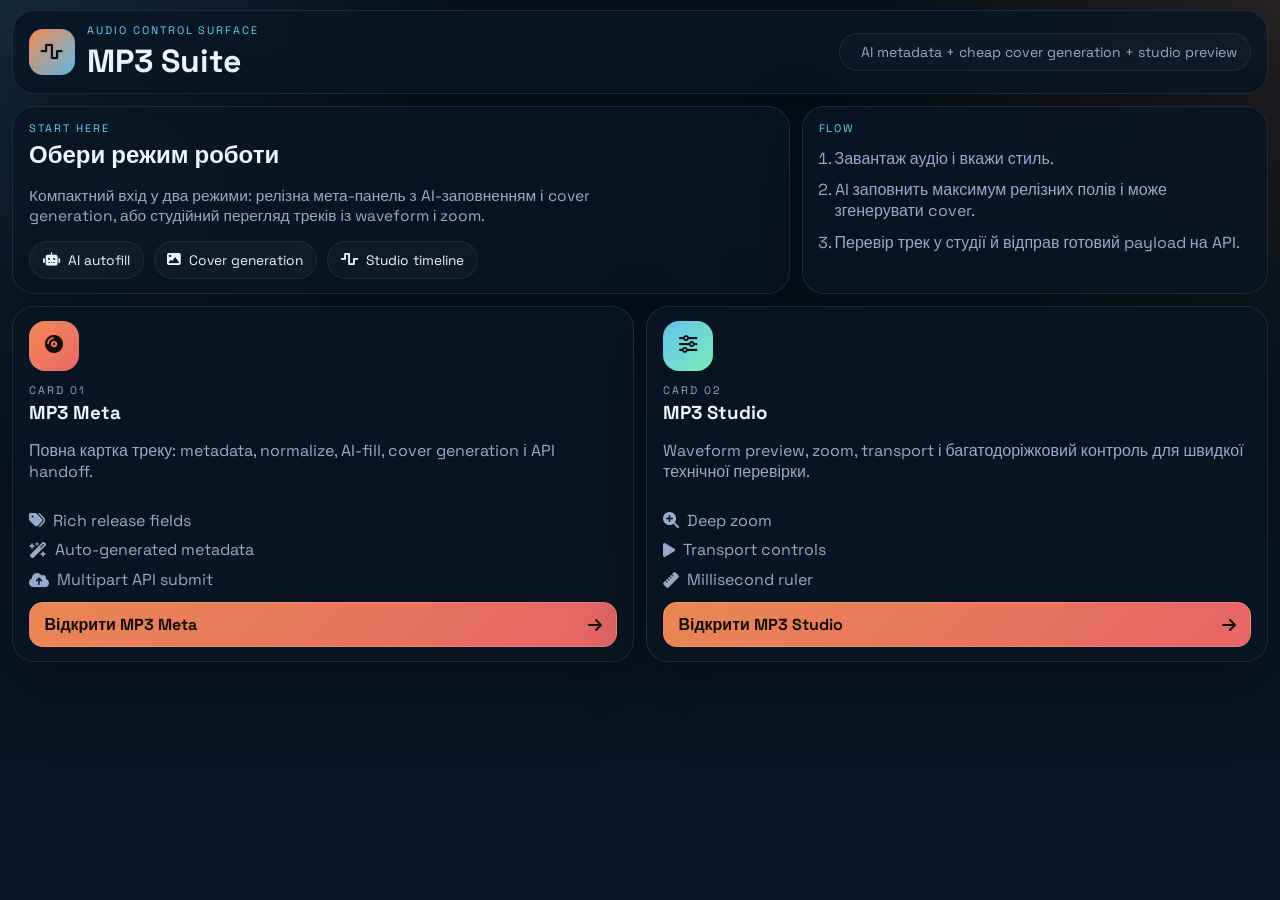
<file: index.html>
<!DOCTYPE html>
<html lang="uk">
<head>
  <meta charset="UTF-8">
  <meta name="viewport" content="width=device-width, initial-scale=1.0">
  <title>MP3 Suite</title>
  <link rel="preconnect" href="https://fonts.googleapis.com">
  <link rel="preconnect" href="https://fonts.gstatic.com" crossorigin>
  <link href="https://fonts.googleapis.com/css2?family=Space+Grotesk:wght@400;500;700&family=IBM+Plex+Mono:wght@400;500&display=swap" rel="stylesheet">
  <link rel="stylesheet" href="https://cdnjs.cloudflare.com/ajax/libs/font-awesome/6.7.2/css/all.min.css">
  <link rel="stylesheet" href="./styles.css">
</head>
<body>
  <div class="app-shell">
    <header class="topbar">
      <div class="brand-lockup">
        <div class="brand-mark"><i class="fa-solid fa-wave-square"></i></div>
        <div>
          <p class="eyebrow">Audio Control Surface</p>
          <h1>MP3 Suite</h1>
        </div>
      </div>
      <div class="topbar-note compact-pill">
        <i class="fa-solid fa-sparkles"></i>
        <span>AI metadata + cheap cover generation + studio preview</span>
      </div>
    </header>

    <main class="main-shell">
      <section id="home-view" class="view is-active">
        <div class="hero-grid compact-hero-grid">
          <section class="hero-card panel compact-panel">
            <p class="eyebrow">Start Here</p>
            <h2>Обери режим роботи</h2>
            <p class="hero-copy">Компактний вхід у два режими: релізна мета-панель з AI-заповненням і cover generation, або студійний перегляд треків із waveform і zoom.</p>
            <div class="hero-points compact-points">
              <span><i class="fa-solid fa-robot"></i> AI autofill</span>
              <span><i class="fa-solid fa-image"></i> Cover generation</span>
              <span><i class="fa-solid fa-wave-square"></i> Studio timeline</span>
            </div>
          </section>

          <section class="hero-side panel compact-panel">
            <p class="eyebrow">Flow</p>
            <ol class="flow-list compact-flow">
              <li>Завантаж аудіо і вкажи стиль.</li>
              <li>AI заповнить максимум релізних полів і може згенерувати cover.</li>
              <li>Перевір трек у студії й відправ готовий payload на API.</li>
            </ol>
          </section>
        </div>

        <section class="card-grid compact-card-grid">
          <article class="workspace-card panel compact-panel" data-open-mode="meta">
            <div class="card-icon warm"><i class="fa-solid fa-compact-disc"></i></div>
            <div class="card-copy">
              <p class="eyebrow">Card 01</p>
              <h3>MP3 Meta</h3>
              <p>Повна картка треку: metadata, normalize, AI-fill, cover generation і API handoff.</p>
            </div>
            <ul class="card-list compact-list">
              <li><i class="fa-solid fa-tags"></i> Rich release fields</li>
              <li><i class="fa-solid fa-wand-magic-sparkles"></i> Auto-generated metadata</li>
              <li><i class="fa-solid fa-cloud-arrow-up"></i> Multipart API submit</li>
            </ul>
            <button class="card-cta" type="button">
              <span>Відкрити MP3 Meta</span>
              <i class="fa-solid fa-arrow-right"></i>
            </button>
          </article>

          <article class="workspace-card panel compact-panel" data-open-mode="studio">
            <div class="card-icon cool"><i class="fa-solid fa-sliders"></i></div>
            <div class="card-copy">
              <p class="eyebrow">Card 02</p>
              <h3>MP3 Studio</h3>
              <p>Waveform preview, zoom, transport і багатодоріжковий контроль для швидкої технічної перевірки.</p>
            </div>
            <ul class="card-list compact-list">
              <li><i class="fa-solid fa-magnifying-glass-plus"></i> Deep zoom</li>
              <li><i class="fa-solid fa-play"></i> Transport controls</li>
              <li><i class="fa-solid fa-ruler"></i> Millisecond ruler</li>
            </ul>
            <button class="card-cta" type="button">
              <span>Відкрити MP3 Studio</span>
              <i class="fa-solid fa-arrow-right"></i>
            </button>
          </article>
        </section>
      </section>

      <section id="meta-view" class="view workspace-view">
        <div class="workspace-head panel shallow compact-panel">
          <button class="back-button" type="button" data-back-home>
            <i class="fa-solid fa-arrow-left"></i>
            <span>Назад</span>
          </button>
          <div>
            <p class="eyebrow">Workspace</p>
            <h2>MP3 Meta</h2>
          </div>
          <p class="workspace-summary">Компактна панель для релізної картки треку, AI-заповнення і генерації cover через локальний проксі.</p>
        </div>

        <div class="meta-grid dense-meta-grid">
          <section class="panel meta-panel compact-panel side-panel">
            <div class="panel-heading compact-heading">
              <h3><i class="fa-solid fa-file-audio"></i> Media</h3>
              <p>Завантаж аудіо і cover або згенеруй cover автоматично.</p>
            </div>

            <div class="upload-grid compact-upload-grid">
              <label class="upload-card compact-upload-card">
                <input id="meta-audio-input" type="file" accept="audio/*" hidden>
                <span class="upload-icon"><i class="fa-solid fa-music"></i></span>
                <strong>Audio file</strong>
                <small id="meta-audio-name">Ще не вибрано</small>
              </label>
              <label class="upload-card compact-upload-card">
                <input id="meta-cover-input" type="file" accept="image/*" hidden>
                <span class="upload-icon"><i class="fa-solid fa-image"></i></span>
                <strong>Cover image</strong>
                <small id="meta-cover-name">Ще не вибрано</small>
              </label>
            </div>

            <div class="field compact-field full-width-field">
              <span>Style preset</span>
              <select id="meta-style-preset">
                <option value="dubstep-tribal">Dubstep tribal</option>
                <option value="drumnbass-tribal">Drumnbass tribal</option>
                <option value="custom">Custom</option>
              </select>
            </div>

            <div class="field compact-field full-width-field">
              <span>Стиль / creative brief</span>
              <textarea id="meta-style-brief" rows="3" placeholder="Наприклад: cinematic synthwave, нічне місто, ретро-футуризм, жіночий вокал, теплий неон.">Dubstep tribal, massive bass ritual, neon cyber drums, ancient tribal percussion, electric drops, futuristic underground rave energy, bright cyan and orange pulse.</textarea>
            </div>

            <div class="action-row compact-actions">
              <button id="meta-ai-fill" class="accent-button" type="button">
                <i class="fa-solid fa-robot"></i>
                <span>Автогенерація інфи</span>
              </button>
              <button id="meta-ai-image" type="button">
                <i class="fa-solid fa-image"></i>
                <span>Генерація картинки</span>
              </button>
            </div>

            <div class="cover-preview-wrap compact-cover-wrap">
              <img id="meta-cover-preview" class="cover-preview is-hidden" alt="Cover preview">
              <div id="meta-cover-empty" class="cover-empty">
                <i class="fa-regular fa-image"></i>
                <span>Preview cover тут</span>
              </div>
            </div>

            <dl class="meta-stats compact-meta-stats" id="meta-audio-stats">
              <div>
                <dt>Duration</dt>
                <dd>00:00.000</dd>
              </div>
              <div>
                <dt>Sample rate</dt>
                <dd>-</dd>
              </div>
              <div>
                <dt>Peak</dt>
                <dd>-</dd>
              </div>
              <div>
                <dt>Suggested gain</dt>
                <dd>-</dd>
              </div>
            </dl>
          </section>

          <section class="panel meta-panel compact-panel">
            <div class="panel-heading compact-heading">
              <h3><i class="fa-solid fa-pen-ruler"></i> Release fields</h3>
              <p>Максимально насичена форма для треку, релізу і дистрибуції.</p>
            </div>

            <div class="form-grid dense-form-grid">
              <label class="field">
                <span>Title</span>
                <input id="meta-title" type="text" placeholder="Track title">
              </label>
              <label class="field">
                <span>Version</span>
                <input id="meta-version" type="text" placeholder="Radio Edit / Extended Mix">
              </label>
              <label class="field">
                <span>Artist</span>
                <input id="meta-artist" type="text" placeholder="Main artist" autocomplete="off" autocapitalize="off" spellcheck="false">
              </label>
              <label class="field">
                <span>Featured artists</span>
                <input id="meta-featured-artists" type="text" placeholder="Feat. name 1, name 2">
              </label>
              <label class="field">
                <span>Album / release</span>
                <input id="meta-album" type="text" placeholder="Album or release name">
              </label>
              <label class="field">
                <span>Release type</span>
                <select id="meta-release-type">
                  <option value="single">Single</option>
                  <option value="ep">EP</option>
                  <option value="album">Album</option>
                  <option value="soundtrack">Soundtrack</option>
                  <option value="demo">Demo</option>
                </select>
              </label>
              <label class="field">
                <span>Genre</span>
                <input id="meta-genres" type="text" placeholder="house, pop, cinematic">
              </label>
              <label class="field">
                <span>Subgenre</span>
                <input id="meta-subgenre" type="text" placeholder="synthwave, afro house, dream pop">
              </label>
              <label class="field">
                <span>Mood</span>
                <input id="meta-mood" type="text" placeholder="uplifting, dark, nostalgic">
              </label>
              <label class="field">
                <span>Language</span>
                <input id="meta-language" type="text" placeholder="Ukrainian / English">
              </label>
              <label class="field">
                <span>BPM</span>
                <input id="meta-bpm" type="number" min="1" step="1" placeholder="128">
              </label>
              <label class="field">
                <span>Key</span>
                <input id="meta-key" type="text" placeholder="A minor / C major">
              </label>
              <label class="field">
                <span>Label</span>
                <input id="meta-label" type="text" placeholder="Label or channel" autocomplete="off" autocapitalize="off" spellcheck="false">
              </label>
              <label class="field">
                <span>Composer</span>
                <input id="meta-composer" type="text" placeholder="Composer name" autocomplete="off" autocapitalize="off" spellcheck="false">
              </label>
              <label class="field">
                <span>Lyricist</span>
                <input id="meta-lyricist" type="text" placeholder="Lyricist name" autocomplete="off" autocapitalize="off" spellcheck="false">
              </label>
              <label class="field">
                <span>Producer</span>
                <input id="meta-producer" type="text" placeholder="Producer name" autocomplete="off" autocapitalize="off" spellcheck="false">
              </label>
              <label class="field">
                <span>ISRC</span>
                <input id="meta-isrc" type="text" placeholder="Optional ISRC">
              </label>
              <label class="field">
                <span>UPC / EAN</span>
                <input id="meta-upc" type="text" placeholder="Optional UPC/EAN">
              </label>
              <label class="field">
                <span>Release year</span>
                <input id="meta-year" type="number" min="1900" step="1" placeholder="2026" autocomplete="off" spellcheck="false">
              </label>
              <label class="field">
                <span>Copyright</span>
                <input id="meta-copyright" type="text" placeholder="(c) 2026 Label name" autocomplete="off" autocapitalize="off" spellcheck="false">
              </label>
              <label class="field full">
                <span>Tags</span>
                <input id="meta-tags" type="text" placeholder="night drive, female vocal, neon, summer release">
              </label>
              <label class="field full">
                <span>Short description</span>
                <input id="meta-short-description" type="text" placeholder="Короткий release summary для карточки або CMS.">
              </label>
              <label class="field full">
                <span>Description</span>
                <textarea id="meta-description" rows="4" placeholder="Розгорнутий опис треку, ідея релізу, production notes, pitch text."></textarea>
              </label>
              <label class="field full">
                <span>Marketing hook</span>
                <textarea id="meta-marketing-hook" rows="3" placeholder="Окремий промо-абзац або CTA для лендингу, соцмереж чи опису на платформі."></textarea>
              </label>
              <label class="field full">
                <span>Distribution notes</span>
                <textarea id="meta-distribution-notes" rows="3" placeholder="Нотатки для бекенду або редакторів: clean version, language notes, rights notes."></textarea>
              </label>
            </div>

          </section>

          <section class="panel meta-panel meta-panel-wide compact-panel normalization-panel">
            <div class="panel-heading compact-heading">
              <h3><i class="fa-solid fa-wave-square"></i> Normalize & Preview</h3>
              <p>Окрема секція для підняття гучності ближче до піку, перегляду хвилі до/після і A/B-прослуховування.</p>
            </div>

            <div class="normalize-layout">
              <div class="normalize-visual">
                <div class="normalize-wave-wrap">
                  <canvas id="meta-normalize-waveform"></canvas>
                  <div id="meta-normalize-empty" class="normalize-empty">
                    <i class="fa-solid fa-waveform-lines"></i>
                    <span>Завантаж аудіо, щоб побачити хвилю і projected peak.</span>
                  </div>
                </div>
                <div class="legend normalize-legend">
                  <span><i class="dot original"></i> Original waveform</span>
                  <span><i class="dot normalized"></i> Boosted / normalized waveform</span>
                  <span><i class="dot playhead"></i> Preview playhead</span>
                </div>
              </div>

              <div class="normalize-controls">
                <div class="normalize-meter-grid">
                  <div>
                    <dt>Current peak</dt>
                    <dd id="meta-normalize-current">-</dd>
                  </div>
                  <div>
                    <dt>Target peak</dt>
                    <dd id="meta-normalize-target-display">-</dd>
                  </div>
                  <div>
                    <dt>Gain lift</dt>
                    <dd id="meta-normalize-gain-display">+0.00 dB</dd>
                  </div>
                  <div>
                    <dt>Projected peak</dt>
                    <dd id="meta-normalize-projected">-</dd>
                  </div>
                </div>

                <div class="normalize-control-grid">
                  <label class="toggle-row compact-toggle-row">
                    <input id="meta-normalize-enabled" type="checkbox" checked>
                    <span>Увімкнути нормалізацію</span>
                  </label>
                  <label class="field compact-field">
                    <span>Target peak</span>
                    <select id="meta-normalize-target">
                      <option value="-1">-1 dBFS</option>
                      <option value="-0.3">-0.3 dBFS</option>
                      <option value="-2">-2 dBFS</option>
                      <option value="-0.1">-0.1 dBFS</option>
                    </select>
                  </label>
                  <label class="field compact-field normalize-slider-field">
                    <span>Gain lift</span>
                    <input id="meta-normalize-gain" type="range" min="-6" max="18" step="0.1" value="0">
                    <small id="meta-normalize-gain-text">+0.00 dB</small>
                  </label>
                  <button id="meta-normalize-reset" class="accent-button" type="button">
                    <i class="fa-solid fa-bolt"></i>
                    <span>Match target peak</span>
                  </button>
                  <label class="toggle-row compact-toggle-row">
                    <input id="meta-explicit" type="checkbox">
                    <span>Explicit content</span>
                  </label>
                  <div class="normalize-note" id="meta-normalize-note">Поточний preview покаже, наскільки треба підняти трек до target peak.</div>
                </div>

                <div class="action-row compact-actions normalize-preview-actions">
                  <button id="meta-preview-original" type="button">
                    <i class="fa-solid fa-play"></i>
                    <span>Play original</span>
                  </button>
                  <button id="meta-preview-normalized" class="accent-button" type="button">
                    <i class="fa-solid fa-sliders"></i>
                    <span>Play boosted</span>
                  </button>
                  <button id="meta-preview-stop" type="button">
                    <i class="fa-solid fa-stop"></i>
                    <span>Stop</span>
                  </button>
                </div>
              </div>
            </div>
          </section>

          <section class="panel meta-panel meta-panel-wide compact-panel">
            <div class="panel-heading compact-heading">
              <h3><i class="fa-brands fa-telegram"></i> Telegram Delivery</h3>
              <p>Відправка релізу в канал і локальний експорт аудіо без проміжного API handoff.</p>
            </div>

            <div class="action-row compact-actions delivery-actions">
              <button id="meta-send-telegram" class="accent-button" type="button">
                <i class="fa-brands fa-telegram"></i>
                <span>Відправити в Telegram</span>
              </button>
              <label class="field compact-field export-format-field">
                <span>Export format</span>
                <select id="meta-export-format">
                  <option value="flac">FLAC</option>
                  <option value="mp3">MP3 320 kbps</option>
                </select>
              </label>
              <button id="meta-export-audio" type="button">
                <i class="fa-solid fa-file-arrow-down"></i>
                <span>Export audio</span>
              </button>
            </div>

            <p class="delivery-note">RouteNote-safe mode: AI now strips SEO-like tags, promo text, links, handles and contact info, keeps export comments empty, and normalizes AI artwork to square JPG 3000x3000.</p>

            <div id="meta-telegram-progress" class="telegram-progress is-hidden" aria-live="polite">
              <div class="telegram-progress-bar">
                <div id="meta-telegram-progress-fill" class="telegram-progress-fill"></div>
              </div>
              <div id="meta-telegram-progress-text" class="telegram-progress-text">0%</div>
            </div>

            <p id="meta-status" class="status-line">Завантаж аудіо і можеш відправити реліз у Telegram або експортувати RouteNote-ready FLAC чи MP3.</p>
            <pre id="meta-payload-preview" class="payload-preview compact-payload"></pre>
          </section>
        </div>
      </section>

      <section id="studio-view" class="view workspace-view">
        <div class="workspace-head panel shallow compact-panel">
          <button class="back-button" type="button" data-back-home>
            <i class="fa-solid fa-arrow-left"></i>
            <span>Назад</span>
          </button>
          <div>
            <p class="eyebrow">Workspace</p>
            <h2>MP3 Studio</h2>
          </div>
          <p class="workspace-summary">Компактний технічний перегляд матеріалу перед публікацією або API-submit.</p>
        </div>

        <div class="studio-layout compact-studio-layout">
          <aside class="studio-sidebar compact-sidebar">
            <section class="panel compact-panel">
              <div class="panel-heading compact-heading">
                <h3><i class="fa-solid fa-folder-open"></i> Session</h3>
                <p>Імпорт аудіо в поточну студійну сесію.</p>
              </div>
              <div class="button-stack compact-stack">
                <button id="add-files" class="accent-button" type="button">
                  <i class="fa-solid fa-plus"></i>
                  <span>Додати аудіо</span>
                </button>
              </div>
              <input id="file-input" type="file" accept="audio/*" multiple hidden>

              <label class="field">
                <span>Zoom</span>
                <input id="zoom-slider" type="range" min="0" max="1000" step="1" value="485">
              </label>

              <div class="zoom-presets compact-zoom-presets">
                <button data-zoom="2" type="button">2 px/s</button>
                <button data-zoom="20" type="button">20 px/s</button>
                <button data-zoom="200" type="button">200 px/s</button>
                <button data-zoom="2000" type="button">2000 px/s</button>
              </div>

              <div class="button-row compact">
                <button id="zoom-out" type="button"><i class="fa-solid fa-minus"></i></button>
                <button id="fit-all" type="button">Fit</button>
                <button id="zoom-in" type="button"><i class="fa-solid fa-plus"></i></button>
              </div>
            </section>

            <section class="panel compact-panel">
              <div class="panel-heading compact-heading">
                <h3><i class="fa-solid fa-play"></i> Transport</h3>
                <p>Playback і контроль позиції на таймлайні.</p>
              </div>
              <div class="button-row compact">
                <button id="rewind" type="button"><i class="fa-solid fa-backward-step"></i></button>
                <button id="toggle-play" class="accent-button" type="button"><i class="fa-solid fa-play"></i><span>Play</span></button>
                <button id="pause" type="button"><i class="fa-solid fa-pause"></i></button>
              </div>
              <dl class="stats compact-stats">
                <div>
                  <dt>Playhead</dt>
                  <dd id="playhead-label">00:00.000</dd>
                </div>
                <div>
                  <dt>Project</dt>
                  <dd id="project-length">00:00.000</dd>
                </div>
                <div>
                  <dt>Tracks</dt>
                  <dd id="track-count">0</dd>
                </div>
                <div>
                  <dt>Zoom</dt>
                  <dd id="zoom-label">120 px/s</dd>
                </div>
              </dl>
            </section>
          </aside>

          <div class="studio-main compact-studio-main">
            <section class="panel hero-strip compact-panel compact-strip">
              <div>
                <p class="eyebrow">Waveform Engine</p>
                <h3>Рендер тільки видимої області</h3>
                <p>Малюється лише поточне viewport-вікно, тому zoom, scroll і ruler працюють стабільніше.</p>
              </div>
              <div class="legend compact-legend">
                <span><i class="dot upload"></i> Audio track</span>
                <span><i class="dot playhead"></i> Playhead</span>
              </div>
            </section>

            <section class="panel editor compact-panel">
              <div class="ruler-wrap">
                <div class="track-gutter header-cell">Tracks</div>
                <div class="ruler-stage">
                  <canvas id="ruler-canvas"></canvas>
                </div>
              </div>

              <div class="timeline-body">
                <div id="tracks-container"></div>
              </div>

              <div class="scrollbar-wrap">
                <div class="track-gutter footer-cell">scroll</div>
                <div id="scroll-host" class="scroll-host">
                  <div id="scroll-spacer"></div>
                </div>
              </div>
            </section>
          </div>
        </div>
      </section>
    </main>
  </div>

  <template id="track-template">
    <article class="track-row">
      <div class="track-gutter">
        <div class="track-meta">
          <div>
            <p class="track-kind"></p>
            <h3 class="track-name"></h3>
          </div>
          <button class="remove-track" title="Видалити трек" type="button">
            <i class="fa-solid fa-trash"></i>
          </button>
        </div>
        <div class="track-controls">
          <button class="mute-track" type="button">Mute</button>
          <label>
            <span>Vol</span>
            <input class="volume-track" type="range" min="0" max="1" step="0.01" value="1">
          </label>
        </div>
        <p class="track-duration"></p>
      </div>
      <div class="track-stage">
        <canvas class="track-canvas"></canvas>
      </div>
    </article>
  </template>

  <script src="./app.js"></script>
</body>
</html>
</file>
<file: styles.css>
:root {
  color-scheme: dark;
  --bg: #07111d;
  --panel: rgba(10, 21, 35, 0.86);
  --line: rgba(155, 192, 255, 0.14);
  --line-strong: rgba(155, 192, 255, 0.28);
  --text: #eef4ff;
  --text-dim: #96aaca;
  --accent: #ff9159;
  --accent-2: #6dd0ff;
  --accent-3: #9fff9a;
  --shadow: 0 24px 70px rgba(0, 0, 0, 0.36);
}

* {
  box-sizing: border-box;
}

html,
body {
  margin: 0;
  min-height: 100%;
  background:
    radial-gradient(circle at 0% 0%, rgba(109, 208, 255, 0.14), transparent 30%),
    radial-gradient(circle at 100% 0%, rgba(255, 145, 89, 0.14), transparent 26%),
    linear-gradient(180deg, #06111c 0%, #091726 100%);
  color: var(--text);
  font-family: "Space Grotesk", sans-serif;
}

body {
  min-height: 100vh;
}

button,
input,
textarea,
select {
  font: inherit;
}

button,
input,
textarea,
select {
  border-radius: 14px;
  border: 1px solid var(--line);
}

button {
  background: rgba(18, 33, 54, 0.92);
  color: var(--text);
  cursor: pointer;
  padding: 0.68rem 0.9rem;
  transition: transform 0.18s ease, border-color 0.18s ease, background 0.18s ease;
}

button:hover {
  transform: translateY(-1px);
  border-color: var(--line-strong);
}

input,
textarea,
select {
  width: 100%;
  background: rgba(255, 255, 255, 0.035);
  color: var(--text);
  padding: 0.7rem 0.8rem;
}

textarea {
  resize: vertical;
}

input[type="range"] {
  padding: 0;
  accent-color: var(--accent);
}

.app-shell {
  max-width: 1380px;
  margin: 0 auto;
  padding: 10px 12px 18px;
}

.topbar,
.panel {
  border: 1px solid var(--line);
  background: var(--panel);
  backdrop-filter: blur(20px);
  box-shadow: var(--shadow);
}

.topbar {
  border-radius: 22px;
  padding: 12px 16px;
  display: flex;
  justify-content: space-between;
  align-items: center;
  gap: 14px;
}

.brand-lockup {
  display: flex;
  align-items: center;
  gap: 12px;
}

.brand-mark {
  width: 46px;
  height: 46px;
  display: grid;
  place-items: center;
  border-radius: 14px;
  background: linear-gradient(135deg, rgba(255, 145, 89, 0.94), rgba(109, 208, 255, 0.88));
  color: #07111d;
  font-size: 1.1rem;
}

.topbar h1,
.hero-card h2,
.workspace-card h3,
.workspace-head h2,
.panel h3 {
  margin: 0;
}

.eyebrow {
  margin: 0 0 0.25rem;
  text-transform: uppercase;
  letter-spacing: 0.18em;
  font-size: 0.68rem;
  color: var(--accent-2);
}

.topbar-note,
.hero-copy,
.workspace-summary,
.panel-heading p,
.card-copy p,
.card-list,
.status-line,
.flow-list,
.legend,
.stats dt,
.meta-stats dt,
.track-kind,
.cover-empty,
.upload-card small {
  color: var(--text-dim);
}

.compact-pill {
  display: inline-flex;
  align-items: center;
  gap: 8px;
  padding: 0.55rem 0.8rem;
  border-radius: 999px;
  border: 1px solid rgba(255, 255, 255, 0.08);
  background: rgba(255, 255, 255, 0.025);
  font-size: 0.88rem;
}

.main-shell {
  margin-top: 12px;
}

.view {
  display: none;
}

.view.is-active {
  display: block;
}

.hero-grid,
.card-grid,
.meta-grid,
.studio-layout {
  display: grid;
  gap: 12px;
}

.compact-hero-grid {
  grid-template-columns: minmax(0, 1.5fr) minmax(280px, 0.9fr);
}

.panel {
  border-radius: 22px;
  padding: 18px;
}

.compact-panel {
  padding: 14px 16px;
}

.panel.shallow {
  padding: 12px 14px;
}

.hero-copy {
  max-width: 58ch;
  font-size: 0.97rem;
}

.hero-points,
.card-list,
.action-row,
.button-row,
.zoom-presets,
.button-stack,
.legend {
  display: flex;
  flex-wrap: wrap;
  gap: 10px;
}

.compact-points span,
.legend span {
  display: inline-flex;
  align-items: center;
  gap: 8px;
  padding: 0.55rem 0.8rem;
  border: 1px solid rgba(255, 255, 255, 0.08);
  border-radius: 999px;
  background: rgba(255, 255, 255, 0.03);
  font-size: 0.86rem;
}

.flow-list {
  margin: 0.8rem 0 0;
  padding-left: 1rem;
  display: grid;
  gap: 0.65rem;
}

.compact-card-grid {
  margin-top: 12px;
  grid-template-columns: repeat(2, minmax(0, 1fr));
}

.workspace-card {
  display: grid;
  gap: 12px;
  cursor: pointer;
}

.workspace-card:hover {
  border-color: var(--line-strong);
}

.card-icon {
  width: 50px;
  height: 50px;
  display: grid;
  place-items: center;
  border-radius: 16px;
  font-size: 1.15rem;
}

.card-icon.warm {
  background: linear-gradient(135deg, rgba(255, 145, 89, 0.94), rgba(255, 110, 110, 0.92));
  color: #160d09;
}

.card-icon.cool {
  background: linear-gradient(135deg, rgba(109, 208, 255, 0.92), rgba(133, 255, 196, 0.92));
  color: #041018;
}

.compact-list {
  margin: 0;
  padding: 0;
  list-style: none;
  display: grid;
  gap: 0.55rem;
}

.compact-list li,
.card-cta,
.toggle-row,
.back-button,
.upload-icon,
.action-row button {
  display: inline-flex;
  align-items: center;
  gap: 8px;
}

.card-cta,
.accent-button {
  background: linear-gradient(135deg, rgba(255, 145, 89, 0.92), rgba(255, 111, 111, 0.9));
  color: #160d09;
  border-color: rgba(255, 200, 167, 0.24);
  font-weight: 700;
}

.card-cta {
  justify-content: space-between;
}

.workspace-view {
  display: none;
  gap: 12px;
}

.workspace-view.is-active {
  display: grid;
}

.workspace-head {
  display: grid;
  grid-template-columns: auto minmax(0, 1fr) minmax(220px, 420px);
  align-items: center;
  gap: 14px;
}

.dense-meta-grid {
  grid-template-columns: 320px minmax(0, 1fr);
}

.meta-panel-wide {
  grid-column: 1 / -1;
}

.compact-heading {
  margin-bottom: 12px;
}

.compact-heading p {
  margin: 0.3rem 0 0;
  font-size: 0.9rem;
}

.compact-upload-grid {
  grid-template-columns: 1fr;
  display: grid;
  gap: 10px;
}

.compact-upload-card {
  display: grid;
  gap: 6px;
  padding: 12px;
  border: 1px dashed rgba(255, 255, 255, 0.16);
  border-radius: 16px;
  background: rgba(255, 255, 255, 0.025);
  cursor: pointer;
}

.upload-icon {
  width: 38px;
  height: 38px;
  justify-content: center;
  border-radius: 12px;
  background: rgba(255, 255, 255, 0.05);
  color: var(--accent-2);
}

.cover-preview-wrap {
  margin-top: 12px;
  border-radius: 18px;
  border: 1px solid rgba(255, 255, 255, 0.08);
  background: rgba(255, 255, 255, 0.025);
  overflow: hidden;
  display: grid;
  place-items: center;
}

.compact-cover-wrap {
  min-height: 180px;
  max-height: 260px;
}

.cover-preview {
  display: block;
  width: 100%;
  height: 100%;
  object-fit: cover;
}

.cover-preview.is-hidden,
.cover-empty.is-hidden {
  display: none;
}

.cover-empty {
  display: grid;
  gap: 8px;
  text-align: center;
  font-size: 0.9rem;
}

.meta-stats,
.stats {
  margin: 12px 0 0;
  display: grid;
  grid-template-columns: repeat(2, minmax(0, 1fr));
  gap: 10px;
}

.meta-stats div,
.stats div {
  padding: 10px;
  border-radius: 14px;
  background: rgba(255, 255, 255, 0.025);
  border: 1px solid rgba(255, 255, 255, 0.055);
}

.meta-stats dt,
.meta-stats dd,
.stats dt,
.stats dd,
.track-duration,
.payload-preview {
  font-family: "IBM Plex Mono", monospace;
}

.meta-stats dd,
.stats dd,
.track-duration {
  margin: 0.3rem 0 0;
  color: var(--text);
}

.field {
  display: grid;
  gap: 6px;
}

.field.full,
.full-width-field {
  grid-column: 1 / -1;
}

.dense-form-grid {
  display: grid;
  grid-template-columns: repeat(3, minmax(0, 1fr));
  gap: 10px;
}

.compact-normalize-box {
  margin-top: 12px;
  padding: 12px;
  border-radius: 16px;
  border: 1px solid rgba(255, 255, 255, 0.06);
  background: rgba(255, 255, 255, 0.025);
  display: grid;
  grid-template-columns: repeat(3, minmax(0, 1fr));
  gap: 10px;
  align-items: end;
}

.normalize-layout {
  display: grid;
  grid-template-columns: minmax(0, 1.3fr) minmax(320px, 0.9fr);
  gap: 14px;
}

.normalize-visual,
.normalize-controls {
  display: grid;
  gap: 12px;
}

.normalize-wave-wrap {
  position: relative;
  height: 220px;
  border-radius: 18px;
  border: 1px solid rgba(255, 255, 255, 0.08);
  overflow: hidden;
  background:
    linear-gradient(180deg, rgba(255, 255, 255, 0.02), rgba(255, 255, 255, 0.008)),
    repeating-linear-gradient(
      90deg,
      rgba(255, 255, 255, 0.028) 0,
      rgba(255, 255, 255, 0.028) 1px,
      transparent 1px,
      transparent 48px
    );
}

#meta-normalize-waveform {
  display: block;
  width: 100%;
  height: 220px;
  cursor: pointer;
  touch-action: none;
}

.normalize-empty {
  position: absolute;
  inset: 0;
  display: grid;
  place-items: center;
  gap: 8px;
  text-align: center;
  color: var(--text-dim);
  padding: 18px;
}

.normalize-empty.is-hidden {
  display: none;
}

.normalize-legend {
  margin-top: -2px;
}

.normalize-legend span {
  padding: 0.45rem 0.7rem;
  border-radius: 999px;
  font-size: 0.8rem;
  background: rgba(255, 255, 255, 0.022);
}

.normalize-meter-grid {
  display: grid;
  grid-template-columns: repeat(2, minmax(0, 1fr));
  gap: 10px;
}

.normalize-meter-grid div {
  padding: 12px;
  border-radius: 16px;
  background: rgba(255, 255, 255, 0.025);
  border: 1px solid rgba(255, 255, 255, 0.055);
}

.normalize-meter-grid dt,
.normalize-meter-grid dd,
.normalize-note,
#meta-normalize-gain-text {
  font-family: "IBM Plex Mono", monospace;
}

.normalize-meter-grid dd {
  margin: 0.35rem 0 0;
  color: var(--text);
}

.normalize-control-grid {
  display: grid;
  grid-template-columns: repeat(2, minmax(0, 1fr));
  gap: 10px;
  align-items: end;
}

.normalize-slider-field small {
  color: var(--text-dim);
}

.normalize-note {
  display: grid;
  align-items: center;
  min-height: 100%;
  padding: 12px;
  border-radius: 16px;
  background: rgba(255, 255, 255, 0.025);
  border: 1px solid rgba(255, 255, 255, 0.055);
  color: var(--text-dim);
  font-size: 0.84rem;
  line-height: 1.45;
}

.normalize-preview-actions {
  grid-template-columns: repeat(3, minmax(0, 1fr));
  display: grid;
}

.dot.original {
  background: var(--accent-2);
}

.dot.normalized {
  background: var(--accent-3);
}

.compact-toggle-row {
  padding-top: 1.4rem;
}

.compact-api-grid {
  display: grid;
}

.delivery-actions {
  grid-template-columns: minmax(0, 1fr) minmax(180px, 0.7fr) minmax(0, 1fr);
  display: grid;
}

.export-format-field {
  margin: 0;
  align-self: stretch;
}

.export-format-field span {
  display: block;
  margin-bottom: 0.45rem;
}

.delivery-note {
  margin: 10px 0 0;
  padding: 0.8rem 0.95rem;
  border-radius: 14px;
  border: 1px solid rgba(255, 255, 255, 0.06);
  background: rgba(255, 255, 255, 0.03);
  color: var(--text-dim);
  font-size: 0.88rem;
  line-height: 1.45;
}

.telegram-progress {
  margin-top: 10px;
  display: grid;
  gap: 8px;
}

.telegram-progress.is-hidden {
  display: none;
}

.telegram-progress-bar {
  height: 12px;
  border-radius: 999px;
  overflow: hidden;
  background: rgba(255, 255, 255, 0.06);
  border: 1px solid rgba(255, 255, 255, 0.08);
}

.telegram-progress-fill {
  width: 0%;
  height: 100%;
  border-radius: inherit;
  background: linear-gradient(90deg, rgba(109, 208, 255, 0.95), rgba(255, 145, 89, 0.95));
  transition: width 0.2s ease;
}

.telegram-progress.is-processing .telegram-progress-fill {
  width: 100%;
  background: linear-gradient(90deg, rgba(109, 208, 255, 0.45), rgba(255, 145, 89, 0.95), rgba(109, 208, 255, 0.45));
  background-size: 200% 100%;
  animation: telegram-progress-shift 1.2s linear infinite;
}

.telegram-progress-text {
  color: var(--text-dim);
  font-family: "IBM Plex Mono", monospace;
  font-size: 0.84rem;
}

@keyframes telegram-progress-shift {
  from {
    background-position: 200% 0;
  }

  to {
    background-position: 0 0;
  }
}

.compact-actions {
  margin-top: 10px;
}

.compact-payload {
  min-height: 200px;
}

.payload-preview {
  margin: 10px 0 0;
  padding: 12px;
  border-radius: 16px;
  background: #050c15;
  border: 1px solid rgba(255, 255, 255, 0.06);
  color: #b8d0ff;
  white-space: pre-wrap;
  overflow-x: auto;
}

.compact-studio-layout {
  grid-template-columns: 290px minmax(0, 1fr);
}

.compact-sidebar,
.compact-studio-main {
  display: grid;
  gap: 12px;
}

.compact-stack {
  display: grid;
  gap: 10px;
}

.button-row.compact {
  display: grid;
  grid-template-columns: repeat(3, minmax(0, 1fr));
  gap: 10px;
}

.compact-zoom-presets {
  display: grid;
  grid-template-columns: repeat(2, minmax(0, 1fr));
  gap: 10px;
}

.compact-strip {
  display: flex;
  justify-content: space-between;
  align-items: center;
  gap: 14px;
}

.editor {
  padding: 0;
  overflow: hidden;
}

.ruler-wrap,
.scrollbar-wrap,
.track-row {
  display: grid;
  grid-template-columns: 220px minmax(0, 1fr);
}

.ruler-wrap,
.scrollbar-wrap {
  border-bottom: 1px solid var(--line);
}

.scrollbar-wrap {
  border-bottom: 0;
  border-top: 1px solid var(--line);
}

.track-gutter {
  padding: 12px 14px;
  border-right: 1px solid var(--line);
  background: rgba(4, 10, 19, 0.28);
}

.header-cell,
.footer-cell {
  display: flex;
  align-items: center;
  text-transform: uppercase;
  letter-spacing: 0.18em;
  font-size: 0.72rem;
  color: var(--text-dim);
}

.ruler-stage,
.track-stage {
  position: relative;
  min-width: 0;
  overflow: hidden;
}

.track-stage {
  background:
    linear-gradient(180deg, rgba(255, 255, 255, 0.014), rgba(255, 255, 255, 0.006)),
    repeating-linear-gradient(
      90deg,
      rgba(255, 255, 255, 0.03) 0,
      rgba(255, 255, 255, 0.03) 1px,
      transparent 1px,
      transparent 56px
    );
}

#tracks-container {
  display: flex;
  flex-direction: column;
}

.track-row {
  min-height: 112px;
  border-bottom: 1px solid rgba(159, 191, 255, 0.1);
}

.track-row:last-child {
  border-bottom: 0;
}

.track-meta,
.track-controls {
  display: flex;
  align-items: center;
  justify-content: space-between;
  gap: 10px;
}

.track-meta {
  margin-bottom: 10px;
}

.track-name,
.track-kind,
.track-duration,
.legend {
  margin: 0;
  height: 50px;
}

.track-kind {
  text-transform: uppercase;
  letter-spacing: 0.12em;
  font-size: 0.68rem;
}

.track-name {
  margin-top: 0.12rem;
  font-size: 0.96rem;
}

.track-controls label {
  display: grid;
  gap: 4px;
  width: min(120px, 100%);
  color: var(--text-dim);
  font-size: 0.76rem;
}

.track-canvas,
#ruler-canvas {
  display: block;
  width: 100%;
}

.track-canvas {
  height: 112px;
  cursor: crosshair;
}

#ruler-canvas {
  height: 56px;
  cursor: ew-resize;
}

.scroll-host {
  overflow-x: auto;
  overflow-y: hidden;
  padding: 8px 0;
}

#scroll-spacer {
  height: 8px;
}

.dot {
  display: inline-block;
  width: 10px;
  height: 10px;
  border-radius: 999px;
}

.dot.upload {
  background: var(--accent-3);
}

.dot.playhead {
  background: var(--accent);
}

.is-muted .track-name,
.is-muted .track-duration {
  opacity: 0.55;
}

.is-empty {
  display: grid;
  place-items: center;
  padding: 26px 18px;
  color: var(--text-dim);
  font-size: 0.92rem;
}

@media (max-width: 1180px) {
  .compact-hero-grid,
  .compact-card-grid,
  .dense-meta-grid,
  .compact-studio-layout,
  .workspace-head,
  .normalize-layout {
    grid-template-columns: 1fr;
  }
}

@media (max-width: 860px) {
  .dense-form-grid,
  .compact-normalize-box,
  .normalize-control-grid,
  .normalize-meter-grid {
    grid-template-columns: repeat(2, minmax(0, 1fr));
  }
}

@media (max-width: 760px) {
  .app-shell {
    padding: 10px;
  }

  .topbar,
  .compact-strip {
    flex-direction: column;
    align-items: flex-start;
  }

  .compact-card-grid,
  .dense-form-grid,
  .meta-stats,
  .stats,
  .delivery-actions,
  .button-row.compact,
  .compact-zoom-presets,
  .normalize-meter-grid,
  .normalize-control-grid,
  .normalize-preview-actions,
  .ruler-wrap,
  .scrollbar-wrap,
  .track-row,
  .compact-normalize-box {
    grid-template-columns: 1fr;
  }

  .track-gutter,
  .header-cell,
  .footer-cell {
    border-right: 0;
    border-bottom: 1px solid var(--line);
  }
}
</file>
